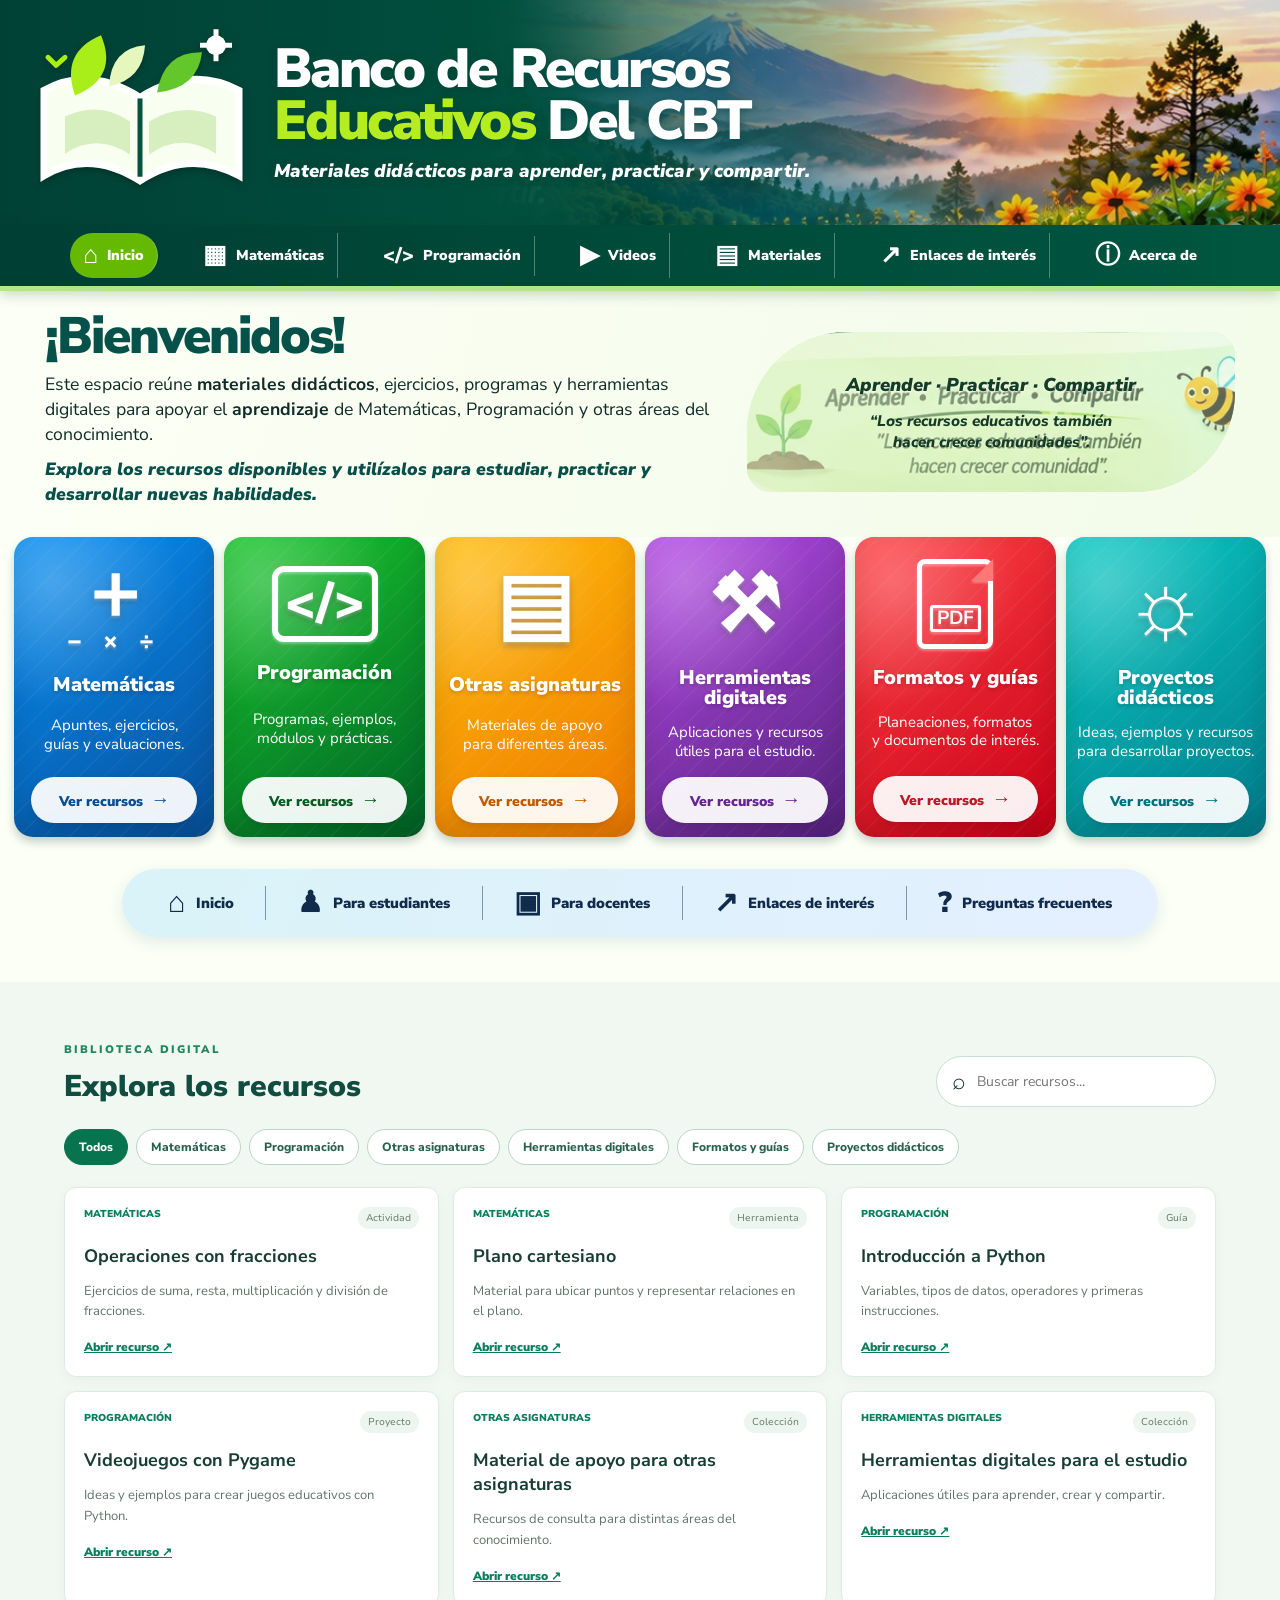
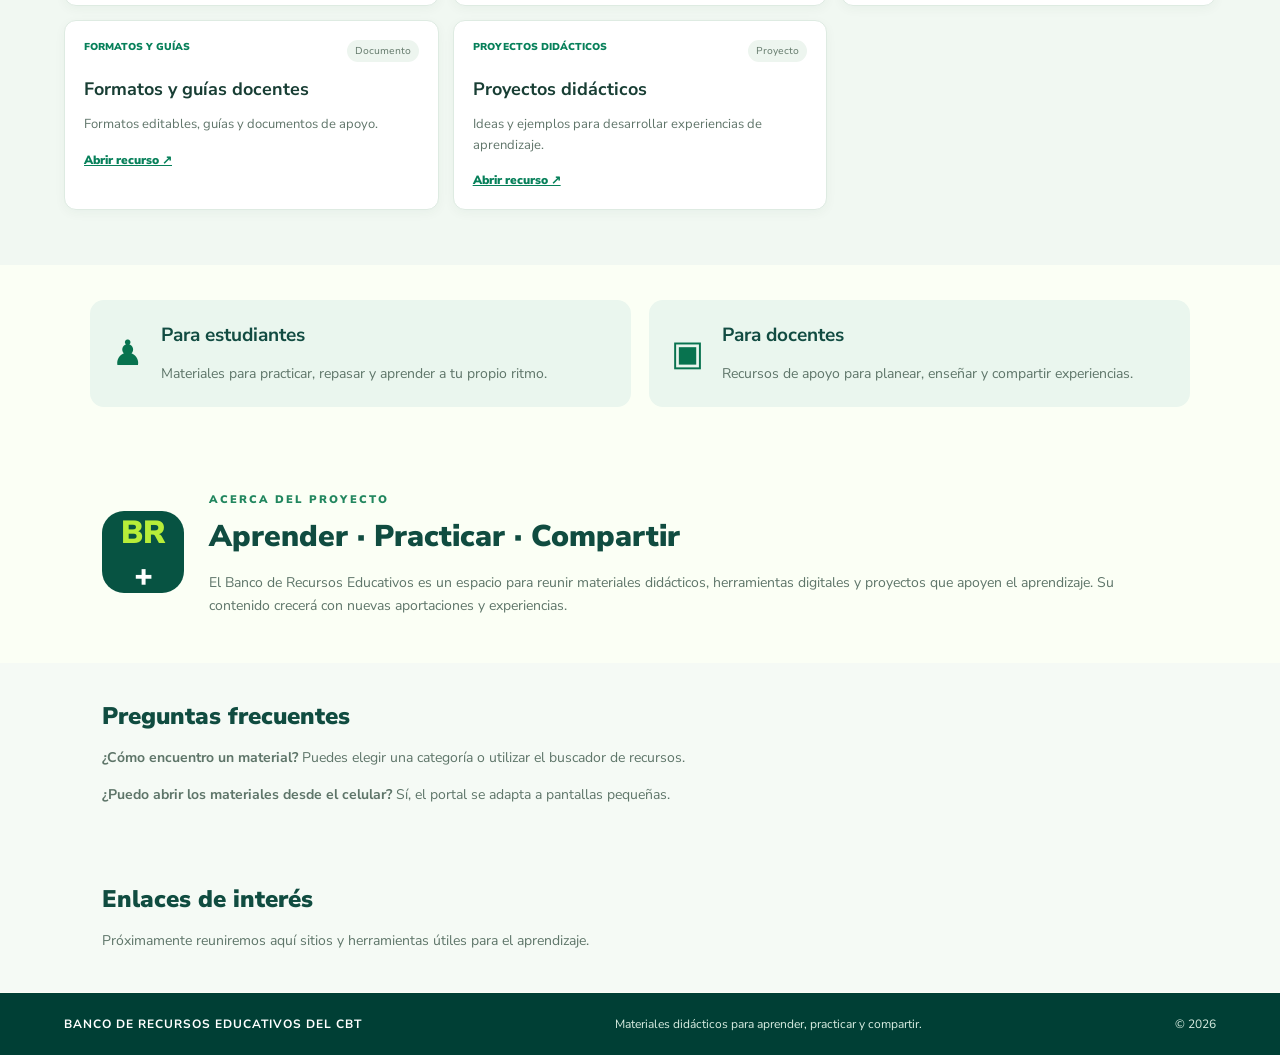
<file: index.html>
<!DOCTYPE html>
<html lang="es">
<head>
  <meta charset="UTF-8">
  <meta name="viewport" content="width=device-width, initial-scale=1.0">
  <meta name="description" content="Banco de Recursos Educativos del CBT. Materiales didácticos para aprender, practicar y compartir.">
  <title>Banco de Recursos Educativos del CBT</title>
  <link rel="icon" href="img/logo.svg" type="image/svg+xml">
  <link rel="stylesheet" href="css/estilos.css">
</head>
<body>
<header id="inicio">
  <div class="masthead">
    <div class="masthead-landscape"></div>
    <a class="brand" href="#inicio" aria-label="Banco de Recursos Educativos, inicio">
      <img src="img/logo.svg" alt="" class="logo">
      <span class="brand-words">
        <strong>Banco de Recursos</strong>
        <strong><em>Educativos</em> Del CBT</strong>
        <small>Materiales didácticos para aprender, practicar y compartir.</small>
      </span>
    </a>
  </div>

  <nav class="main-nav" aria-label="Navegación principal">
    <a class="nav-link active" href="#inicio"><span class="nav-icon">⌂</span>Inicio</a>
    <a class="nav-link" href="#matematicas" data-category="Matemáticas"><span class="nav-icon">▦</span>Matemáticas</a>
    <a class="nav-link" href="#programacion" data-category="Programación"><span class="nav-icon code">&lt;/&gt;</span>Programación</a>
    <a class="nav-link" href="#videos" data-category="Videos"><span class="nav-icon">▶</span>Videos</a>
    <a class="nav-link" href="#materiales"><span class="nav-icon">▤</span>Materiales</a>
    <a class="nav-link" href="#enlaces"><span class="nav-icon">↗</span>Enlaces de interés</a>
    <a class="nav-link" href="#acerca"><span class="nav-icon">ⓘ</span>Acerca de</a>
  </nav>
</header>

<main>
  <section class="welcome">
    <div class="welcome-text">
      <h1>¡Bienvenidos!</h1>
      <p>Este espacio reúne <b>materiales didácticos</b>, ejercicios, programas y herramientas digitales para apoyar el <b>aprendizaje</b> de Matemáticas, Programación y otras áreas del conocimiento.</p>
      <p class="welcome-slogan">Explora los recursos disponibles y utilízalos para estudiar, practicar y desarrollar nuevas habilidades.</p>
    </div>
    <div class="welcome-art" role="img" aria-label="Aprender, practicar y compartir">
      <img src="img/ilustracion-bienvenida.jpg" alt="">
      <div class="welcome-art-caption">
        <strong>Aprender · Practicar · Compartir</strong>
        <span>“Los recursos educativos también<br> hacen crecer comunidades”.</span>
      </div>
    </div>
  </section>

  <section class="category-grid" aria-label="Categorías principales">
    <a class="category-card math" id="matematicas" href="#recursos" data-filter="Matemáticas">
      <span class="category-icon math-icon">＋<small>− × ÷</small></span>
      <h2>Matemáticas</h2><p>Apuntes, ejercicios,<br> guías y evaluaciones.</p>
      <span class="card-button">Ver recursos <b>→</b></span>
    </a>
    <a class="category-card programming" id="programacion" href="programacion.html">
      <span class="category-icon code-icon">&lt;/&gt;</span>
      <h2>Programación</h2><p>Programas, ejemplos,<br> módulos y prácticas.</p>
      <span class="card-button">Ver recursos <b>→</b></span>
    </a>
    <a class="category-card subjects" href="#recursos" data-filter="Otras asignaturas">
      <span class="category-icon book-icon">▤</span>
      <h2>Otras asignaturas</h2><p>Materiales de apoyo<br> para diferentes áreas.</p>
      <span class="card-button">Ver recursos <b>→</b></span>
    </a>
    <a class="category-card tools" href="#recursos" data-filter="Herramientas digitales">
      <span class="category-icon tools-icon">⚒</span>
      <h2>Herramientas<br> digitales</h2><p>Aplicaciones y recursos<br> útiles para el estudio.</p>
      <span class="card-button">Ver recursos <b>→</b></span>
    </a>
    <a class="category-card guides" href="#recursos" data-filter="Formatos y guías">
      <span class="category-icon pdf-icon"><b>PDF</b></span>
      <h2>Formatos y guías</h2><p>Planeaciones, formatos<br> y documentos de interés.</p>
      <span class="card-button">Ver recursos <b>→</b></span>
    </a>
    <a class="category-card projects" href="#recursos" data-filter="Proyectos didácticos">
      <span class="category-icon bulb-icon">☼</span>
      <h2>Proyectos didácticos</h2><p>Ideas, ejemplos y recursos<br> para desarrollar proyectos.</p>
      <span class="card-button">Ver recursos <b>→</b></span>
    </a>
  </section>

  <nav class="quick-links" aria-label="Accesos rápidos">
    <a href="#inicio"><span>⌂</span>Inicio</a><i></i>
    <a href="#para-estudiantes"><span>♟</span>Para estudiantes</a><i></i>
    <a href="#para-docentes"><span>▣</span>Para docentes</a><i></i>
    <a href="#enlaces"><span>↗</span>Enlaces de interés</a><i></i>
    <a href="#faq"><span>?</span>Preguntas frecuentes</a>
  </nav>

  <section class="resource-section" id="recursos">
    <div class="section-heading" id="materiales">
      <div><span class="eyebrow">BIBLIOTECA DIGITAL</span><h2>Explora los recursos</h2></div>
      <label class="search-box"><span>⌕</span><input id="searchInput" type="search" placeholder="Buscar recursos..." aria-label="Buscar recursos"></label>
    </div>
    <div class="filters" id="filters">
      <button class="filter-button selected" data-filter="Todos">Todos</button>
      <button class="filter-button" data-filter="Matemáticas">Matemáticas</button>
      <button class="filter-button" data-filter="Programación">Programación</button>
      <button class="filter-button" data-filter="Otras asignaturas">Otras asignaturas</button>
      <button class="filter-button" data-filter="Herramientas digitales">Herramientas digitales</button>
      <button class="filter-button" data-filter="Formatos y guías">Formatos y guías</button>
      <button class="filter-button" data-filter="Proyectos didácticos">Proyectos didácticos</button>
    </div>
    <div class="resource-grid" id="resourceGrid" aria-live="polite"></div>
    <p class="empty-state" id="emptyState" hidden>No hay recursos que coincidan con la búsqueda.</p>
  </section>

  <section class="audience-section">
    <article id="para-estudiantes"><span class="audience-icon">♟</span><div><h2>Para estudiantes</h2><p>Materiales para practicar, repasar y aprender a tu propio ritmo.</p></div></article>
    <article id="para-docentes"><span class="audience-icon">▣</span><div><h2>Para docentes</h2><p>Recursos de apoyo para planear, enseñar y compartir experiencias.</p></div></article>
  </section>

  <section class="about-section" id="acerca">
    <div class="about-logo">BR<span>+</span></div>
    <div><span class="eyebrow">ACERCA DEL PROYECTO</span><h2>Aprender · Practicar · Compartir</h2><p>El Banco de Recursos Educativos es un espacio para reunir materiales didácticos, herramientas digitales y proyectos que apoyen el aprendizaje. Su contenido crecerá con nuevas aportaciones y experiencias.</p></div>
  </section>
  <section class="faq-section" id="faq"><h2>Preguntas frecuentes</h2><p><b>¿Cómo encuentro un material?</b> Puedes elegir una categoría o utilizar el buscador de recursos.</p><p><b>¿Puedo abrir los materiales desde el celular?</b> Sí, el portal se adapta a pantallas pequeñas.</p></section>
  <section class="links-section" id="enlaces"><h2>Enlaces de interés</h2><p>Próximamente reuniremos aquí sitios y herramientas útiles para el aprendizaje.</p></section>
  <section id="videos" class="videos-anchor" aria-label="Videos"></section>
</main>

<footer><strong>BANCO DE RECURSOS EDUCATIVOS DEL CBT</strong><span>Materiales didácticos para aprender, practicar y compartir.</span><span>© <span id="year"></span></span></footer>
<script src="js/recursos.js"></script>
<script src="js/app.js"></script>
</body>
</html>
</file>
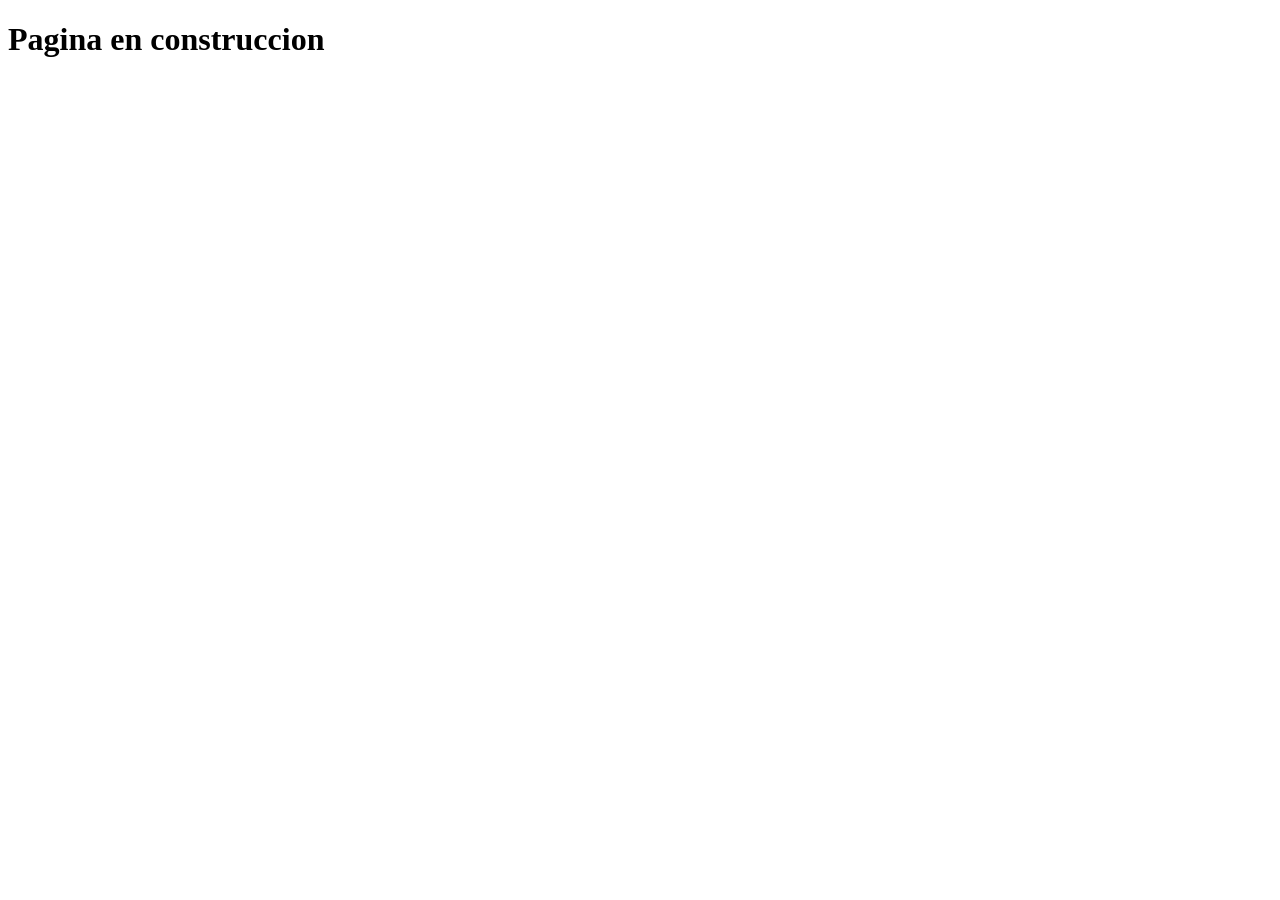
<file: programacion.html>
<!DOCTYPE html>
<html lang="en">
    <head>
        <meta charset="UTF-8" />
        <title>Pagina en construccion</title>
    </head>
    <body>
        <h1>Pagina en construccion</h1>
    </body>
</html>
</file>
<file: css/estilos.css>
@import url('https://fonts.googleapis.com/css2?family=Nunito+Sans:wght@400;600;700;800;900&display=swap');
:root{--green:#004d3e;--green2:#006247;--lime:#75c900;--ink:#073f3d;--paper:#fbfff5;--text:#102f2d}
*{box-sizing:border-box}html{scroll-behavior:smooth}body{margin:0;background:var(--paper);color:var(--text);font-family:'Nunito Sans',Arial,sans-serif}
.masthead{height:225px;position:relative;overflow:hidden;background:linear-gradient(100deg,#004d43,#08735d 53%,#f9c77d);display:flex;align-items:center;padding:16px 2.5%;isolation:isolate}
.masthead-landscape{position:absolute;z-index:-1;right:0;top:0;width:62%;height:100%;background:linear-gradient(90deg,#00624d00,#004d3a12),url('../img/paisaje-encabezado.jpg') center 45%/cover no-repeat;mask-image:linear-gradient(90deg,transparent 0%,#000 18%)}
.masthead:after{content:"";position:absolute;z-index:-1;inset:0;background:linear-gradient(90deg,rgba(0,65,54,.98) 0%,rgba(0,76,59,.9) 40%,rgba(0,76,59,.08) 75%,transparent)}
.brand{display:flex;align-items:center;gap:22px;text-decoration:none;color:#fff;position:relative;z-index:1}.logo{width:220px;height:185px;object-fit:contain;filter:drop-shadow(0 3px 3px #002c24aa)}.brand-words{display:flex;flex-direction:column;line-height:.96;text-shadow:0 2px 8px #003c3377}.brand-words strong{font-size:clamp(35px,4.3vw,61px);font-weight:900;letter-spacing:-2.6px}.brand-words em{font-style:normal;color:#b5ed20}.brand-words small{font-size:clamp(12px,1.45vw,20px);font-weight:900;font-style:italic;letter-spacing:.1px;margin-top:12px;line-height:1.2}
.main-nav{height:66px;background:linear-gradient(90deg,#003f34,#00563f);display:flex;align-items:center;justify-content:space-evenly;padding:0 3%;border-bottom:5px solid #b5e58a;position:relative;z-index:2;box-shadow:0 4px 12px #003c2c33}.nav-link{color:white;text-decoration:none;display:flex;align-items:center;gap:9px;padding:10px 13px;border-right:1px solid #a8c9b677;font-size:clamp(11px,1.12vw,16px);font-weight:900;white-space:nowrap}.nav-link:last-child{border:0}.nav-link:hover,.nav-link.active{background:#65b900;border-radius:30px}.nav-icon{font-size:25px;line-height:1}.nav-icon.code{font-size:20px;font-weight:900}
.welcome{display:grid;grid-template-columns:1.25fr .9fr;gap:25px;align-items:center;padding:20px 3.5% 24px;background:linear-gradient(105deg,#fcfff5,#f3fbe9)}.welcome-text h1{font-size:clamp(38px,4vw,58px);font-weight:900;letter-spacing:-2px;color:#07514b;line-height:1;margin:0 0 10px}.welcome-text p{font-size:clamp(14px,1.38vw,19px);line-height:1.42;margin:5px 0;color:#102c2a}.welcome-text .welcome-slogan{font-weight:900;font-style:italic;color:#07504a;margin-top:10px}.welcome-art{height:160px;border-radius:100px 24px 100px 24px;background:#e2f7c9;overflow:hidden;position:relative;display:flex;align-items:center;justify-content:center;box-shadow:inset 0 0 20px #a8d98a55}.welcome-art img{position:absolute;inset:0;width:100%;height:100%;object-fit:cover;object-position:center}.welcome-art-caption{position:absolute;inset:0;display:flex;flex-direction:column;justify-content:center;align-items:center;text-align:center;background:linear-gradient(90deg,#dff5c8aa,#dff5c866);padding:10px}.welcome-art-caption strong{font-size:clamp(14px,1.45vw,20px);font-weight:900;font-style:italic;color:#143d25;text-shadow:0 1px 2px #fff}.welcome-art-caption span{font-size:clamp(12px,1.2vw,16px);font-weight:800;font-style:italic;color:#153b28;margin-top:12px}
.category-grid{padding:0 1.1% 27px;display:grid;grid-template-columns:repeat(6,minmax(0,1fr));gap:10px}.category-card{min-height:300px;border-radius:19px;padding:17px 9px 14px;text-align:center;color:#fff;text-decoration:none;display:flex;flex-direction:column;align-items:center;justify-content:space-between;position:relative;overflow:hidden;box-shadow:0 5px 9px #102b2638,inset 0 -15px 28px #0002;transition:transform .2s,box-shadow .2s}.category-card:before{content:"";position:absolute;inset:0;pointer-events:none;background:radial-gradient(circle at 20% 15%,#ffffff42,transparent 42%),repeating-linear-gradient(135deg,transparent 0 16px,#ffffff0b 17px 18px)}.category-card:hover{transform:translateY(-6px);box-shadow:0 12px 20px #102b2640}.math{background:linear-gradient(145deg,#078ff3,#07509b)}.programming{background:linear-gradient(145deg,#19c82c,#006226)}.subjects{background:linear-gradient(145deg,#ffbd0a,#ee7900)}.tools{background:linear-gradient(145deg,#b54be7,#55217d)}.guides{background:linear-gradient(145deg,#ff4145,#c90016)}.projects{background:linear-gradient(145deg,#0bcac4,#007c8b)}
.category-icon{height:105px;display:flex;align-items:center;justify-content:center;flex-direction:column;font-weight:900;font-size:76px;line-height:.9;text-shadow:0 4px 7px #0004;filter:drop-shadow(0 2px 1px #fff5);position:relative}.category-icon small{font-size:25px;letter-spacing:7px;margin-top:3px}.code-icon{height:76px;width:106px;border:6px solid #fff;border-radius:12px;font-size:51px;margin-top:12px}.book-icon{font-size:82px}.tools-icon{font-size:80px}.pdf-icon{width:76px;height:90px;border:5px solid #fff;border-radius:8px;font-size:0;position:relative;margin-top:5px}.pdf-icon:before{content:"";position:absolute;right:-5px;top:-5px;border-left:22px solid transparent;border-bottom:22px solid #ff7777}.pdf-icon b{font-size:19px;border:3px solid #fff;border-radius:3px;padding:2px 4px;margin-top:30px}.bulb-icon{font-size:91px}.category-card h2{font-size:clamp(16px,1.55vw,23px);font-weight:900;line-height:1.04;margin:5px 0;text-shadow:0 2px 4px #0003;position:relative}.category-card p{font-size:clamp(11px,1.17vw,16px);line-height:1.25;margin:5px 0 12px;position:relative}.card-button{background:#ffffffed;color:#064d91;border-radius:30px;padding:10px 12px;width:91%;font-size:clamp(11px,1.1vw,15px);font-weight:900;box-shadow:0 3px 7px #0002;position:relative}.programming .card-button{color:#075b21}.subjects .card-button{color:#bd5b00}.tools .card-button{color:#64258d}.guides .card-button{color:#bd1820}.projects .card-button{color:#00717b}.card-button b{font-size:19px;margin-left:4px}
.quick-links{margin:5px auto 45px;width:81%;min-height:68px;border-radius:50px;background:linear-gradient(100deg,#d9f3f8,#e4efff);display:flex;align-items:center;justify-content:space-evenly;padding:10px 15px;box-shadow:0 5px 14px #3b719522}.quick-links a{display:flex;align-items:center;gap:10px;color:#102b4b;text-decoration:none;font-size:clamp(11px,1.15vw,16px);font-weight:900;white-space:nowrap}.quick-links a span{font-size:29px}.quick-links i{height:34px;border-left:1px solid #7897b7}
.resource-section{padding:55px 5%;background:#f1f8f2}.section-heading{display:flex;align-items:end;justify-content:space-between;gap:20px}.eyebrow{font-size:11px;letter-spacing:2px;color:#21865e;font-weight:900}.section-heading h2,.about-section h2,.faq-section h2,.links-section h2{font-size:30px;color:#104c40;margin:7px 0 0;font-weight:900}.search-box{display:flex;align-items:center;gap:9px;background:#fff;border:1px solid #cbded2;border-radius:30px;padding:9px 15px;width:280px}.search-box span{font-size:23px}.search-box input{border:0;outline:0;width:100%;font:14px 'Nunito Sans'}.filters{display:flex;gap:8px;flex-wrap:wrap;margin:22px 0}.filter-button{border:1px solid #bad5c7;background:white;color:#28614d;border-radius:30px;padding:9px 14px;font:800 12px 'Nunito Sans';cursor:pointer}.filter-button.selected,.filter-button:hover{background:#08734f;color:white;border-color:#08734f}.resource-grid{display:grid;grid-template-columns:repeat(3,1fr);gap:14px}.resource-card{background:#fff;border:1px solid #deebe2;border-radius:12px;padding:19px;box-shadow:0 3px 12px #173d2c0b}.resource-meta{display:flex;justify-content:space-between;gap:8px}.resource-tag{font-size:10px;font-weight:900;color:#07805a;text-transform:uppercase}.resource-type{font-size:10px;color:#647a6c;background:#edf5ef;padding:4px 8px;border-radius:20px}.resource-card h3{font-size:18px;margin:15px 0 7px;color:#183e34}.resource-card p{font-size:13px;color:#60756a;line-height:1.6}.resource-link{font-size:12px;font-weight:900;color:#07805a}.empty-state{text-align:center;padding:25px;color:#60756a}.audience-section{display:grid;grid-template-columns:1fr 1fr;gap:18px;padding:35px 7%}.audience-section article{display:flex;gap:18px;align-items:center;background:#eaf6ee;padding:22px;border-radius:14px}.audience-icon{font-size:35px;color:#08734f}.audience-section h2{font-size:19px;margin:0;color:#124c42}.audience-section p,.about-section p,.faq-section p,.links-section p{font-size:14px;color:#5e7569;line-height:1.65;margin-bottom:0}.about-section{padding:45px 8%;display:flex;align-items:center;gap:25px}.about-logo{width:82px;height:82px;flex-shrink:0;border-radius:22px;background:#075342;color:#b7ed39;display:grid;place-items:center;font-size:32px;font-weight:900}.about-logo span{color:white}.faq-section,.links-section{padding:30px 8% 40px;background:#f5faf5}.faq-section h2,.links-section h2{font-size:24px}.videos-anchor{height:1px}footer{background:#003f35;color:#d9eee3;padding:23px 5%;display:flex;justify-content:space-between;gap:12px;flex-wrap:wrap;font-size:12px}footer strong{color:white;letter-spacing:1px}
@media(max-width:1100px){.category-grid{grid-template-columns:repeat(3,1fr)}.category-card{min-height:270px}.nav-link{padding:9px 7px}.brand-words strong{font-size:45px}}
@media(max-width:700px){.masthead{height:155px;padding:10px 3%}.masthead-landscape{width:45%;opacity:.7}.brand{gap:8px}.logo{width:86px;height:115px}.brand-words strong{font-size:clamp(23px,6vw,34px);letter-spacing:-1px}.brand-words small{font-size:9px;margin-top:7px}.main-nav{height:auto;min-height:54px;overflow-x:auto;justify-content:flex-start;padding:5px}.nav-link{font-size:11px;padding:8px 12px}.nav-icon{font-size:18px}.welcome{grid-template-columns:1fr;padding:23px 5%;gap:16px}.welcome-text h1{font-size:39px}.welcome-text p{font-size:14px}.welcome-art{height:125px}.category-grid{grid-template-columns:repeat(2,minmax(0,1fr));padding:0 3% 22px;gap:9px}.category-card{min-height:235px;padding:13px 7px}.category-icon{height:78px;font-size:56px}.category-icon small{font-size:18px}.code-icon{height:58px;width:80px;font-size:38px;border-width:4px}.pdf-icon{height:72px;width:61px}.pdf-icon b{font-size:14px;margin-top:25px}.category-card h2{font-size:17px}.category-card p{font-size:12px}.card-button{font-size:12px;padding:8px}.quick-links{width:94%;overflow-x:auto;justify-content:flex-start;gap:15px;border-radius:22px}.quick-links a{font-size:11px}.quick-links a span{font-size:22px}.quick-links i{height:24px}.section-heading{align-items:stretch;flex-direction:column}.search-box{width:100%}.resource-grid,.audience-section{grid-template-columns:1fr}.about-section{padding:35px 6%;align-items:flex-start}.about-logo{width:62px;height:62px;font-size:24px}.about-section h2{font-size:23px}footer{flex-direction:column}}
</file>
